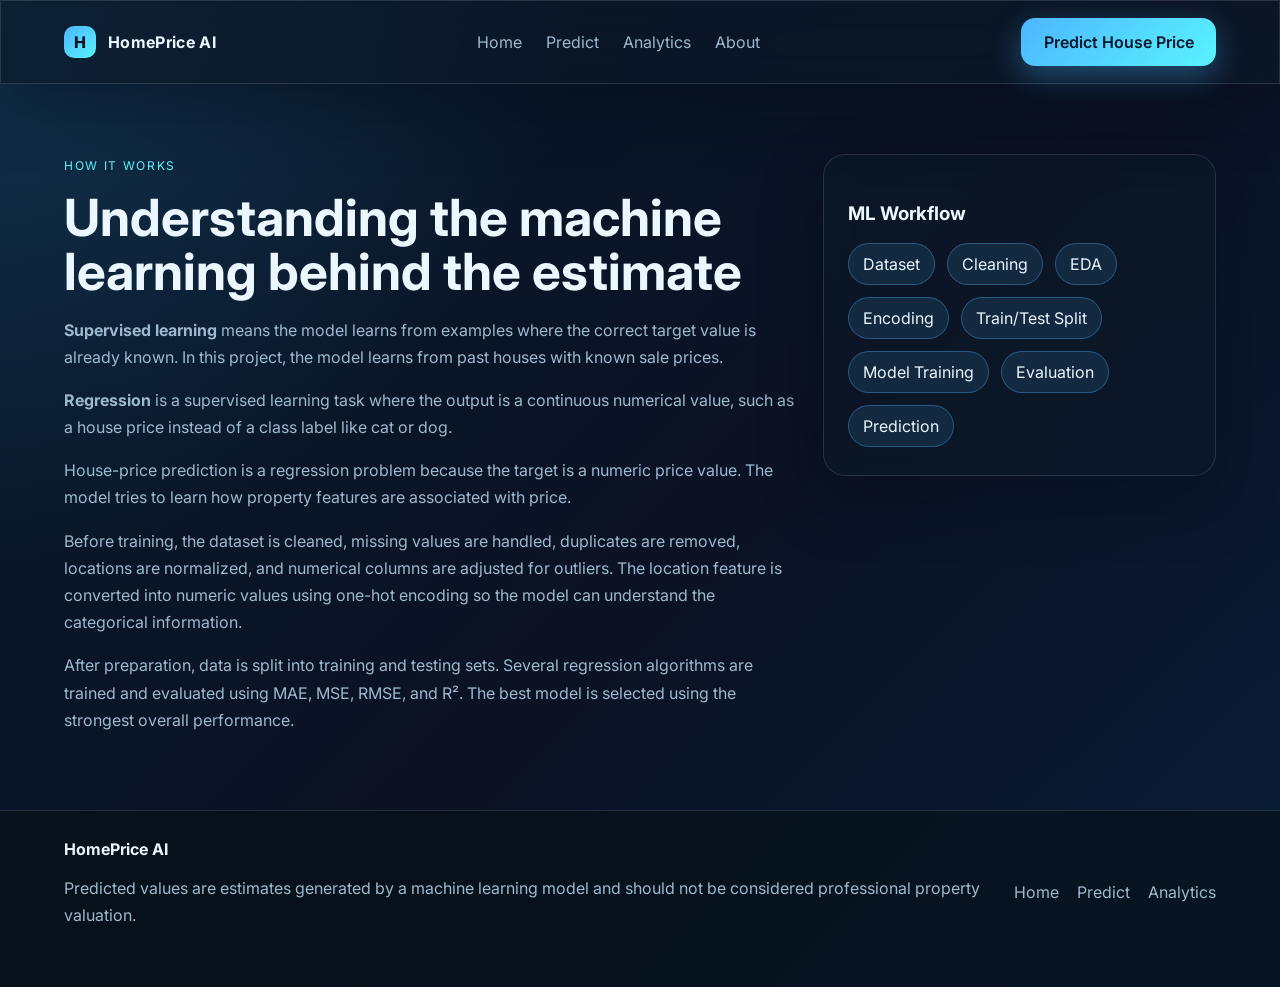
<file: frontend/about.html>
<!doctype html>
<html lang="en">
  <head>
    <meta charset="UTF-8" />
    <meta name="viewport" content="width=device-width, initial-scale=1.0" />
    <title>About ML</title>
    <link rel="preconnect" href="https://fonts.googleapis.com" />
    <link rel="preconnect" href="https://fonts.gstatic.com" crossorigin />
    <link href="https://fonts.googleapis.com/css2?family=Inter:wght@400;500;600;700;800&display=swap" rel="stylesheet" />
    <link rel="stylesheet" href="css/style.css" />
  </head>
  <body>
    <header class="navbar glass">
      <div class="container nav-inner">
        <div class="brand">
          <span class="brand-mark">H</span>
          <span>HomePrice AI</span>
        </div>
        <nav>
          <a href="/">Home</a>
          <a href="/predict">Predict</a>
          <a href="/analytics">Analytics</a>
          <a href="/about">About</a>
        </nav>
        <a class="btn btn-primary" href="/predict">Predict House Price</a>
      </div>
    </header>

    <main class="page-shell">
      <section class="container about-grid">
        <div class="about-copy reveal">
          <span class="eyebrow">How it works</span>
          <h2>Understanding the machine learning behind the estimate</h2>
          <p><strong>Supervised learning</strong> means the model learns from examples where the correct target value is already known. In this project, the model learns from past houses with known sale prices.</p>
          <p><strong>Regression</strong> is a supervised learning task where the output is a continuous numerical value, such as a house price instead of a class label like cat or dog.</p>
          <p>House-price prediction is a regression problem because the target is a numeric price value. The model tries to learn how property features are associated with price.</p>
          <p>Before training, the dataset is cleaned, missing values are handled, duplicates are removed, locations are normalized, and numerical columns are adjusted for outliers. The location feature is converted into numeric values using one-hot encoding so the model can understand the categorical information.</p>
          <p>After preparation, data is split into training and testing sets. Several regression algorithms are trained and evaluated using MAE, MSE, RMSE, and R². The best model is selected using the strongest overall performance.</p>
        </div>

        <div class="workflow-card glass reveal">
          <h3>ML Workflow</h3>
          <div class="workflow-flow">
            <span>Dataset</span>
            <span>Cleaning</span>
            <span>EDA</span>
            <span>Encoding</span>
            <span>Train/Test Split</span>
            <span>Model Training</span>
            <span>Evaluation</span>
            <span>Prediction</span>
          </div>
        </div>
      </section>
    </main>

    <footer class="footer">
      <div class="container footer-inner">
        <div>
          <strong>HomePrice AI</strong>
          <p>Predicted values are estimates generated by a machine learning model and should not be considered professional property valuation.</p>
        </div>
        <div class="footer-links">
          <a href="/">Home</a>
          <a href="/predict">Predict</a>
          <a href="/analytics">Analytics</a>
        </div>
      </div>
    </footer>
  </body>
</html>
</file>
<file: frontend/css/style.css>
:root {
  --bg: #071a2c;
  --bg-soft: #0d2440;
  --panel: rgba(15, 35, 58, 0.7);
  --panel-strong: rgba(21, 42, 68, 0.9);
  --card: rgba(255, 255, 255, 0.08);
  --line: rgba(255, 255, 255, 0.12);
  --text: #eaf7ff;
  --muted: #9db9ce;
  --primary: #4db6ff;
  --primary-strong: #2d7ef7;
  --cyan: #59f3ff;
  --success: #7af5b6;
  --warning: #ffd166;
  --shadow: 0 24px 60px rgba(4, 12, 24, 0.45);
}

* {
  box-sizing: border-box;
}

html {
  scroll-behavior: smooth;
}

body {
  margin: 0;
  font-family: "Inter", sans-serif;
  background: radial-gradient(circle at top left, rgba(77, 182, 255, 0.17), transparent 35%),
    linear-gradient(135deg, var(--bg), #0b1224 55%, #0a1d38);
  color: var(--text);
}

img {
  max-width: 100%;
}

.container {
  width: min(1180px, 90vw);
  margin: 0 auto;
}

.glass {
  background: rgba(12, 25, 41, 0.68);
  border: 1px solid var(--line);
  box-shadow: var(--shadow);
  backdrop-filter: blur(18px);
  -webkit-backdrop-filter: blur(18px);
}

.navbar {
  position: sticky;
  top: 0;
  z-index: 20;
  border-bottom: 1px solid var(--line);
}

.nav-inner {
  display: flex;
  align-items: center;
  justify-content: space-between;
  min-height: 82px;
  gap: 24px;
}

.brand {
  display: flex;
  align-items: center;
  gap: 12px;
  font-weight: 700;
  letter-spacing: 0.02em;
}

.brand-mark {
  display: inline-flex;
  width: 32px;
  height: 32px;
  justify-content: center;
  align-items: center;
  border-radius: 10px;
  background: linear-gradient(135deg, var(--primary), var(--cyan));
  color: #061827;
  font-weight: 800;
}

nav {
  display: flex;
  gap: 24px;
}

nav a,
.footer-links a {
  text-decoration: none;
  color: var(--muted);
  transition: 0.2s ease;
}

nav a:hover,
.footer-links a:hover {
  color: var(--text);
}

.btn {
  display: inline-flex;
  align-items: center;
  justify-content: center;
  gap: 10px;
  font-weight: 600;
  border-radius: 14px;
  padding: 0.9rem 1.4rem;
  border: none;
  cursor: pointer;
  text-decoration: none;
  transition: transform 0.25s ease, box-shadow 0.25s ease, opacity 0.25s ease;
}

.btn:hover {
  transform: translateY(-2px);
}

.btn-primary {
  background: linear-gradient(135deg, var(--primary), var(--cyan));
  color: #041827;
  box-shadow: 0 10px 30px rgba(77, 182, 255, 0.35);
}

.btn-secondary {
  background: rgba(255, 255, 255, 0.06);
  border: 1px solid var(--line);
  color: var(--text);
}

.hero {
  padding: 90px 0 30px;
}

.hero-grid {
  display: grid;
  grid-template-columns: 1.2fr 1fr;
  gap: 44px;
  align-items: center;
}

.eyebrow {
  display: inline-block;
  font-size: 0.75rem;
  letter-spacing: 0.14em;
  text-transform: uppercase;
  color: var(--cyan);
  margin-bottom: 18px;
}

.hero-copy h1,
.section-heading h2,
.about-copy h2 {
  margin: 0 0 18px;
  font-size: clamp(2.6rem, 4vw, 4.4rem);
  line-height: 1.05;
}

.hero-copy p,
.about-copy p,
.feature-card p,
.footer p {
  color: var(--muted);
  line-height: 1.7;
}

.actions {
  display: flex;
  gap: 16px;
  margin: 28px 0 32px;
  flex-wrap: wrap;
}

.hero-metrics {
  display: grid;
  grid-template-columns: repeat(4, minmax(90px, 1fr));
  gap: 18px;
}

.hero-metrics div {
  background: rgba(255, 255, 255, 0.04);
  border: 1px solid var(--line);
  border-radius: 16px;
  padding: 16px 14px;
}

.hero-metrics strong {
  display: block;
  font-size: 1.4rem;
  margin-bottom: 8px;
}

.hero-metrics span,
.stat-box span,
.mini-panel span,
.result-details span,
.field label {
  color: var(--muted);
  font-size: 0.86rem;
}

.visual-card {
  padding: 26px;
  border-radius: 28px;
  position: relative;
}

.card-grid {
  display: flex;
  justify-content: space-between;
  gap: 16px;
  margin-bottom: 18px;
}

.mini-stat {
  flex: 1;
  background: rgba(255, 255, 255, 0.03);
  border: 1px solid var(--line);
  border-radius: 16px;
  padding: 16px;
}

.mini-stat span {
  display: block;
  font-size: 0.76rem;
  color: var(--muted);
}

.mini-stat strong {
  display: block;
  margin-top: 8px;
  font-size: 1.1rem;
}

.house-scene {
  position: relative;
  height: 330px;
  border-radius: 24px;
  background: linear-gradient(180deg, rgba(63, 136, 255, 0.18), rgba(7, 26, 44, 0.8));
  overflow: hidden;
  border: 1px solid var(--line);
}

.sun {
  position: absolute;
  width: 90px;
  height: 90px;
  background: radial-gradient(circle, rgba(255, 220, 105, 0.95), rgba(255, 220, 105, 0.22));
  border-radius: 50%;
  right: 52px;
  top: 34px;
}

.house {
  position: absolute;
  width: 260px;
  height: 180px;
  left: 50%;
  bottom: 30px;
  transform: translateX(-50%);
  border-radius: 18px 18px 0 0;
  border: 1px solid rgba(255, 255, 255, 0.18);
  background: linear-gradient(180deg, rgba(131, 228, 255, 0.9), rgba(42, 86, 158, 0.9));
  box-shadow: 0 20px 40px rgba(21, 54, 93, 0.4);
}

.house::before,
.house::after {
  content: "";
  position: absolute;
  background: rgba(255, 255, 255, 0.18);
}

.house::before {
  width: 40px;
  height: 40px;
  left: 42px;
  top: 52px;
  border-radius: 10px;
}

.house::after {
  width: 40px;
  height: 40px;
  right: 42px;
  top: 52px;
  border-radius: 10px;
}

.chart-bars {
  position: absolute;
  left: 22px;
  right: 22px;
  bottom: 22px;
  height: 120px;
  display: flex;
  align-items: flex-end;
  gap: 16px;
}

.chart-bars span {
  flex: 1;
  border-radius: 8px 8px 0 0;
  background: linear-gradient(180deg, rgba(89, 243, 255, 0.95), rgba(77, 182, 255, 0.2));
}

.section {
  padding: 80px 0;
}

.section-heading {
  margin-bottom: 28px;
}

.section-heading.centered {
  text-align: center;
}

.feature-grid {
  display: grid;
  grid-template-columns: repeat(3, minmax(0, 1fr));
  gap: 26px;
}

.feature-card,
.card,
.result-panel,
.workflow-card,
.chart-card,
.mini-panel,
.stat-box {
  border-radius: 22px;
}

.feature-card {
  padding: 28px 20px;
}

.icon {
  width: 52px;
  height: 52px;
  border-radius: 14px;
  display: grid;
  place-items: center;
  background: linear-gradient(135deg, rgba(77, 182, 255, 0.25), rgba(89, 243, 255, 0.15));
  margin-bottom: 16px;
  font-size: 1.5rem;
}

.stats-showcase {
  padding-top: 0;
}

.stats-row,
.dashboard-cards {
  display: grid;
  grid-template-columns: repeat(4, minmax(0, 1fr));
  gap: 22px;
}

.stat-box,
.mini-panel {
  padding: 22px 20px;
  display: flex;
  flex-direction: column;
  gap: 8px;
}

.stat-box strong,
.mini-panel strong {
  font-size: clamp(1.3rem, 2vw, 2rem);
}

.page-shell {
  padding: 70px 0 60px;
}

.prediction-layout {
  display: grid;
  grid-template-columns: 1.1fr 0.9fr;
  gap: 28px;
  align-items: start;
}

.card,
.result-panel,
.workflow-card,
.chart-card {
  padding: 28px;
}

.form-grid {
  display: grid;
  grid-template-columns: repeat(2, minmax(0, 1fr));
  gap: 20px;
}

.field {
  display: flex;
  flex-direction: column;
  gap: 10px;
}

.field.full-span {
  grid-column: 1 / -1;
}

.field input,
.field select {
  width: 100%;
  background: rgba(255, 255, 255, 0.04);
  border: 1px solid var(--line);
  border-radius: 12px;
  color: var(--text);
  padding: 0.95rem 1rem;
  font-size: 1rem;
}

/* Make native select dropdown options readable on all platforms */
.field select option {
  color: #061827; /* dark text for readability */
  background: #ffffff; /* white background for options */
}

.field select option:checked {
  background: rgba(77, 182, 255, 0.12);
}

.field input:focus,
.field select:focus {
  outline: 2px solid rgba(77, 182, 255, 0.4);
}

.submit-btn {
  width: 100%;
  margin-top: 8px;
}

.loader {
  width: 18px;
  height: 18px;
  border: 2px solid rgba(255, 255, 255, 0.3);
  border-top-color: #fff;
  border-radius: 50%;
  animation: spin 0.9s linear infinite;
}

.hidden {
  display: none !important;
}

.form-message {
  margin-top: 16px;
  padding: 12px 14px;
  border-radius: 12px;
  font-weight: 500;
}

.form-message.error {
  background: rgba(255, 113, 113, 0.12);
  color: #ffdfe0;
  border: 1px solid rgba(255, 113, 113, 0.25);
}

.form-message.success {
  background: rgba(122, 245, 182, 0.12);
  color: #d9fff0;
  border: 1px solid rgba(122, 245, 182, 0.26);
}

.result-panel {
  position: sticky;
  top: 100px;
}

.result-header h3 {
  margin: 8px 0 0;
  font-size: clamp(2rem, 3.2vw, 3rem);
}

.result-details {
  margin-top: 22px;
  display: grid;
  grid-template-columns: repeat(2, minmax(0, 1fr));
  gap: 18px;
}

.result-details div {
  background: rgba(255, 255, 255, 0.03);
  border: 1px solid var(--line);
  border-radius: 14px;
  padding: 14px 12px;
}

.result-details strong {
  display: block;
  margin-top: 6px;
}

.result-actions {
  margin-top: 22px;
}

.disclaimer {
  margin-top: 20px;
  color: var(--muted);
  line-height: 1.7;
  font-size: 0.9rem;
}

.about-grid {
  display: grid;
  grid-template-columns: 1.3fr 0.7fr;
  gap: 28px;
  align-items: start;
}

.workflow-card {
  padding: 28px 24px;
}

.workflow-flow {
  display: flex;
  flex-wrap: wrap;
  gap: 12px;
}

.workflow-flow span {
  border-radius: 999px;
  background: rgba(77, 182, 255, 0.12);
  border: 1px solid rgba(77, 182, 255, 0.35);
  color: var(--text);
  padding: 10px 14px;
}

.chart-grid {
  display: grid;
  grid-template-columns: repeat(2, minmax(0, 1fr));
  gap: 26px;
  margin-top: 30px;
}

.chart-card {
  min-height: 340px;
}

.chart-card.wide {
  grid-column: 1 / -1;
}

.canvas-holder,
.chart-card canvas {
  width: 100% !important;
  height: 260px !important;
}

.footer {
  border-top: 1px solid var(--line);
  padding: 28px 0 42px;
  background: rgba(5, 15, 22, 0.6);
}

.footer-inner {
  display: flex;
  justify-content: space-between;
  gap: 20px;
  align-items: center;
}

.footer-links {
  display: flex;
  gap: 18px;
}

.reveal {
  opacity: 0;
  transform: translateY(18px);
  animation: reveal 0.7s ease forwards;
}

@keyframes reveal {
  to {
    opacity: 1;
    transform: translateY(0);
  }
}

@keyframes spin {
  to {
    transform: rotate(360deg);
  }
}

@media (max-width: 960px) {
  .hero-grid,
  .prediction-layout,
  .about-grid,
  .chart-grid,
  .feature-grid,
  .stats-row,
  .dashboard-cards {
    grid-template-columns: 1fr;
  }

  .nav-inner,
  .footer-inner {
    flex-direction: column;
    align-items: flex-start;
  }

  nav {
    flex-wrap: wrap;
  }

  .hero-metrics {
    grid-template-columns: repeat(2, minmax(0, 1fr));
  }
}

@media (max-width: 600px) {
  .form-grid,
  .result-details {
    grid-template-columns: 1fr;
  }

  .hero {
    padding-top: 56px;
  }

  .btn {
    width: 100%;
  }

  .actions {
    flex-direction: column;
  }
}
</file>
